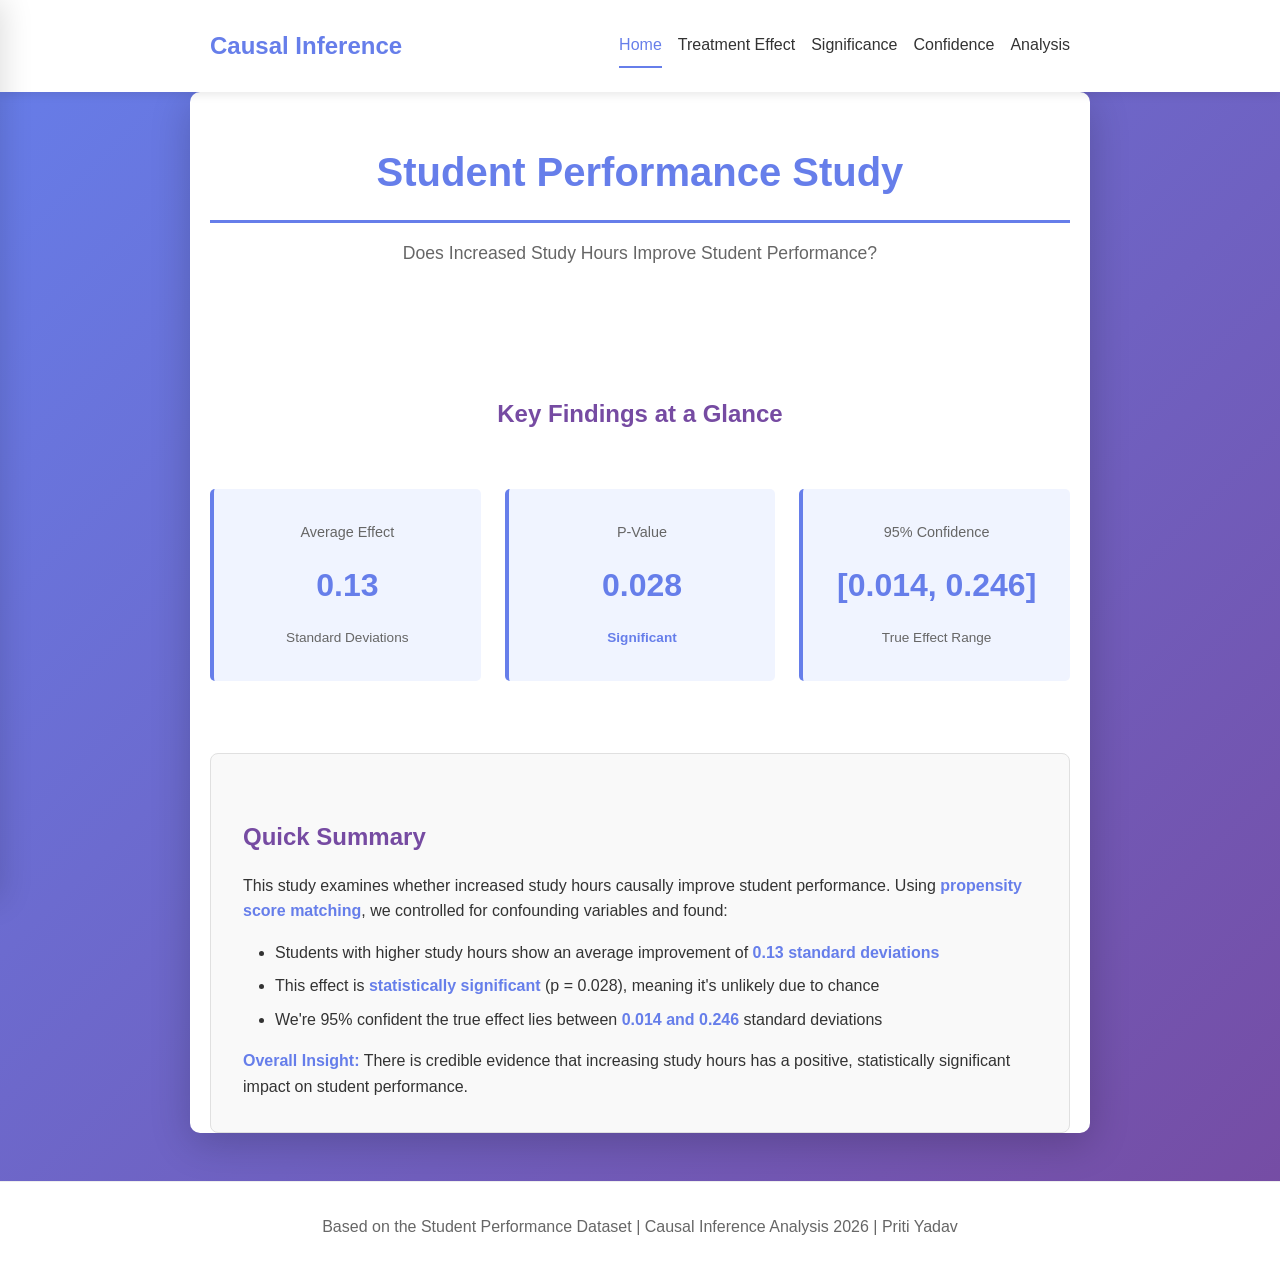
<file: docs/index.html>
<!DOCTYPE html>
<html lang="en">
<head>
  <meta charset="UTF-8">
  <meta name="viewport" content="width=device-width, initial-scale=1.0">
  <title>Causal Inference Study - Student Performance</title>
  <link rel="stylesheet" href="style.css">
</head>
<body>
  <nav>
    <div class="container">
      <div class="logo">Causal Inference</div>
      <button class="menu-toggle" aria-label="Open menu">☰</button>
      <ul class="nav-links">
        <li><a href="index.html" class="active">Home</a></li>
        <li><a href="ate.html">Treatment Effect</a></li>
        <li><a href="pvalue.html">Significance</a></li>
        <li><a href="ci.html">Confidence</a></li>
        <li><a href="analysis.html">Analysis</a></li>
      </ul>
    </div>
  </nav>
  <div class="mobile-drawer" id="mobileDrawer">
    <div class="drawer-header">
      <span>Causal Inference</span>
      <button class="drawer-close" aria-label="Close menu">×</button>
    </div>
    <ul class="drawer-links">
      <li><a href="index.html" class="active">Home</a></li>
      <li><a href="ate.html">Treatment Effect</a></li>
      <li><a href="pvalue.html">Significance</a></li>
      <li><a href="ci.html">Confidence</a></li>
      <li><a href="analysis.html">Analysis</a></li>
    </ul>
  </div>
  <div class="drawer-backdrop" id="drawerBackdrop"></div>

  <main class="container">
    <div class="hero">
      <h1>Student Performance Study</h1>
      <p>Does Increased Study Hours Improve Student Performance?</p>
    </div>

    <section style="margin: 3rem 0; text-align: center;">
      <h2>Key Findings at a Glance</h2>
      <div class="summary-grid">
        <div class="result-box">
          <p style="font-size: 0.9rem; color: #666;">Average Effect</p>
          <div class="metric">0.13</div>
          <p style="font-size: 0.85rem; color: #666;">Standard Deviations</p>
        </div>
        <div class="result-box">
          <p style="font-size: 0.9rem; color: #666;">P-Value</p>
          <div class="metric">0.028</div>
          <p style="font-size: 0.85rem; color: #666;"><strong>Significant</strong></p>
        </div>
        <div class="result-box">
          <p style="font-size: 0.9rem; color: #666;">95% Confidence</p>
          <div class="metric">[0.014, 0.246]</div>
          <p style="font-size: 0.85rem; color: #666;">True Effect Range</p>
        </div>
      </div>
    </section>

    <section class="interpretation-section">
      <h2>Quick Summary</h2>
      <p>
        This study examines whether increased study hours causally improve student performance. Using 
        <strong>propensity score matching</strong>, we controlled for confounding variables and found:
      </p>
      <ul>
        <li>Students with higher study hours show an average improvement of <strong>0.13 standard deviations</strong></li>
        <li>This effect is <strong>statistically significant</strong> (p = 0.028), meaning it's unlikely due to chance</li>
        <li>We're 95% confident the true effect lies between <strong>0.014 and 0.246</strong> standard deviations</li>
      </ul>
      <p style="margin-top: 1rem;">
        <strong>Overall Insight:</strong> There is credible evidence that increasing study hours has a positive, 
        statistically significant impact on student performance.
      </p>
    </section>

  </main>

  <footer>
    <p>Based on the Student Performance Dataset | Causal Inference Analysis 2026 | Priti Yadav </p>
  </footer>

  <script>
    const menuToggle = document.querySelector('.menu-toggle');
    const drawer = document.getElementById('mobileDrawer');
    const backdrop = document.getElementById('drawerBackdrop');
    const drawerClose = document.querySelector('.drawer-close');
    const drawerLinks = document.querySelectorAll('.drawer-links a');

    function openDrawer() {
      drawer.classList.add('open');
      backdrop.classList.add('open');
    }

    function closeDrawer() {
      drawer.classList.remove('open');
      backdrop.classList.remove('open');
    }

    menuToggle?.addEventListener('click', openDrawer);
    drawerClose?.addEventListener('click', closeDrawer);
    backdrop?.addEventListener('click', closeDrawer);
    drawerLinks.forEach(link => link.addEventListener('click', closeDrawer));

    document.querySelectorAll('nav a').forEach(link => {
      if (link.href === window.location.href) {
        link.classList.add('active');
      }
    });
  </script>
</body>
</html>
</file>
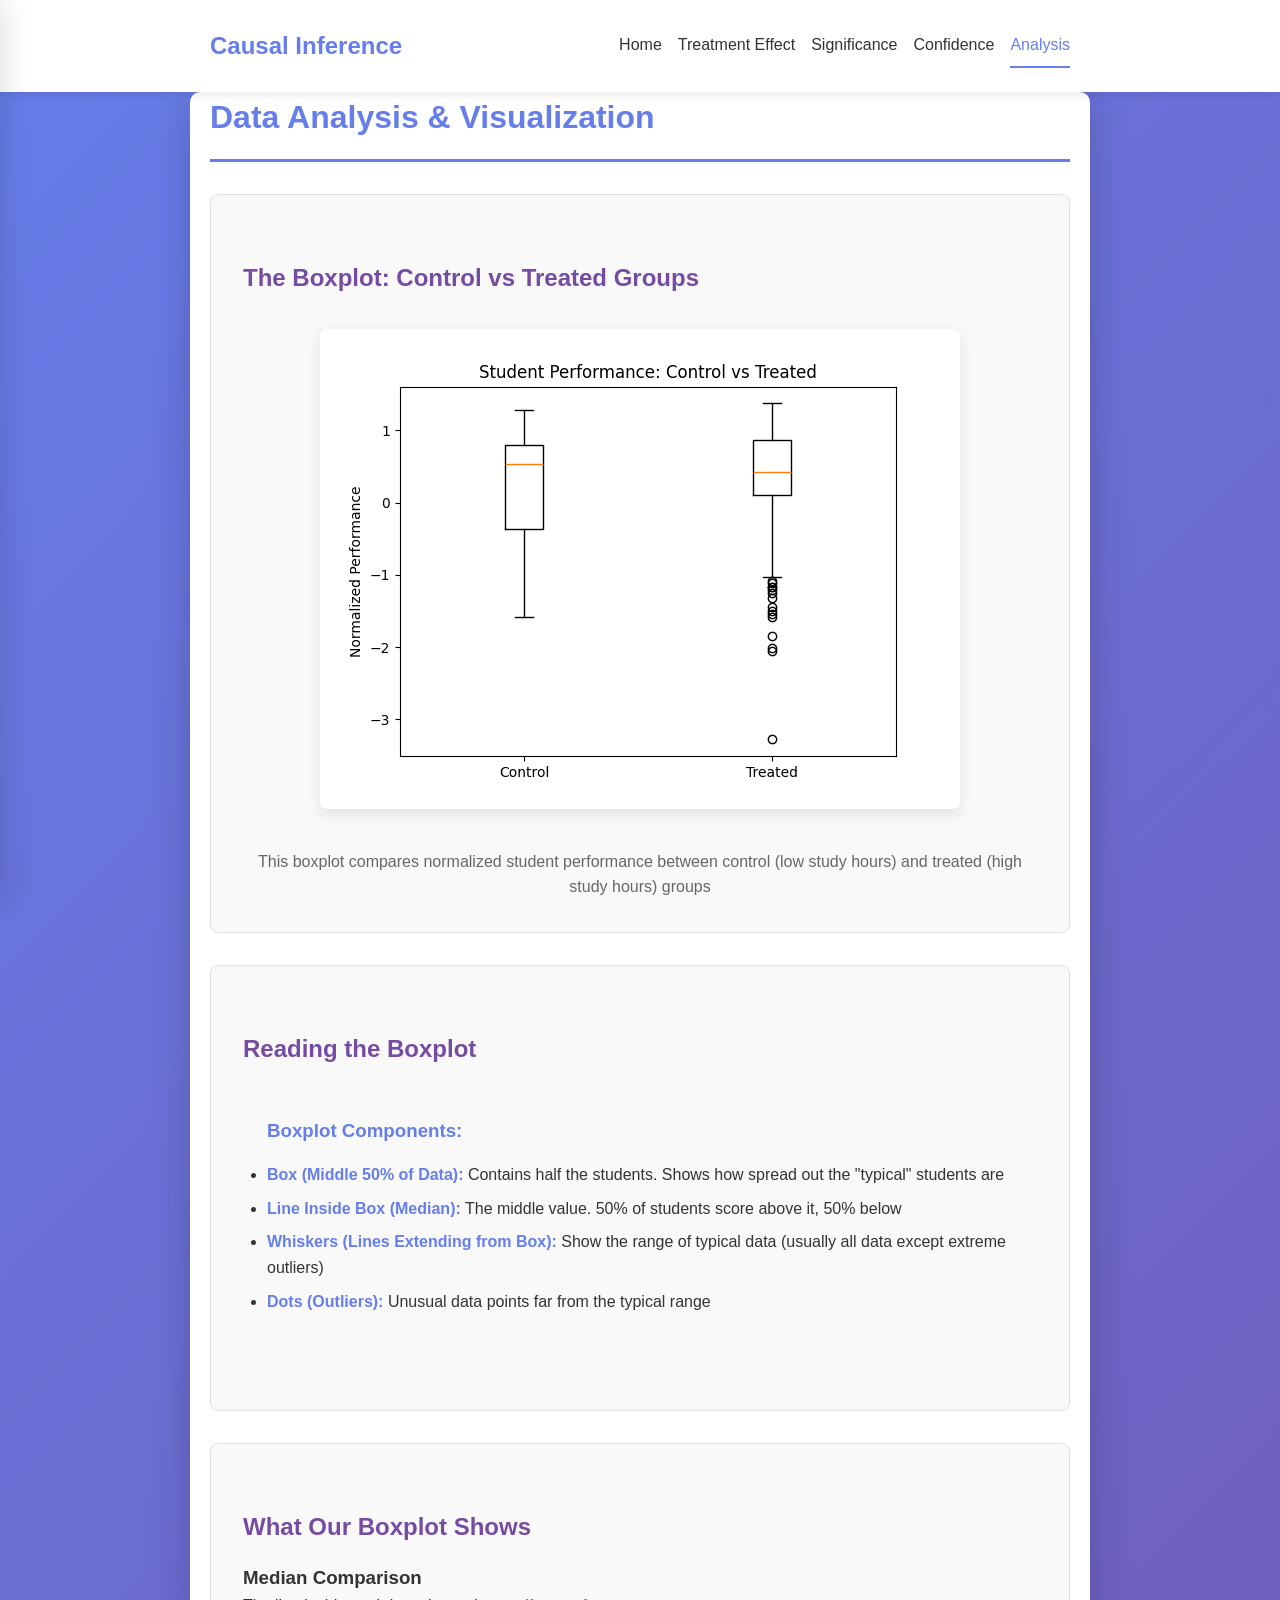
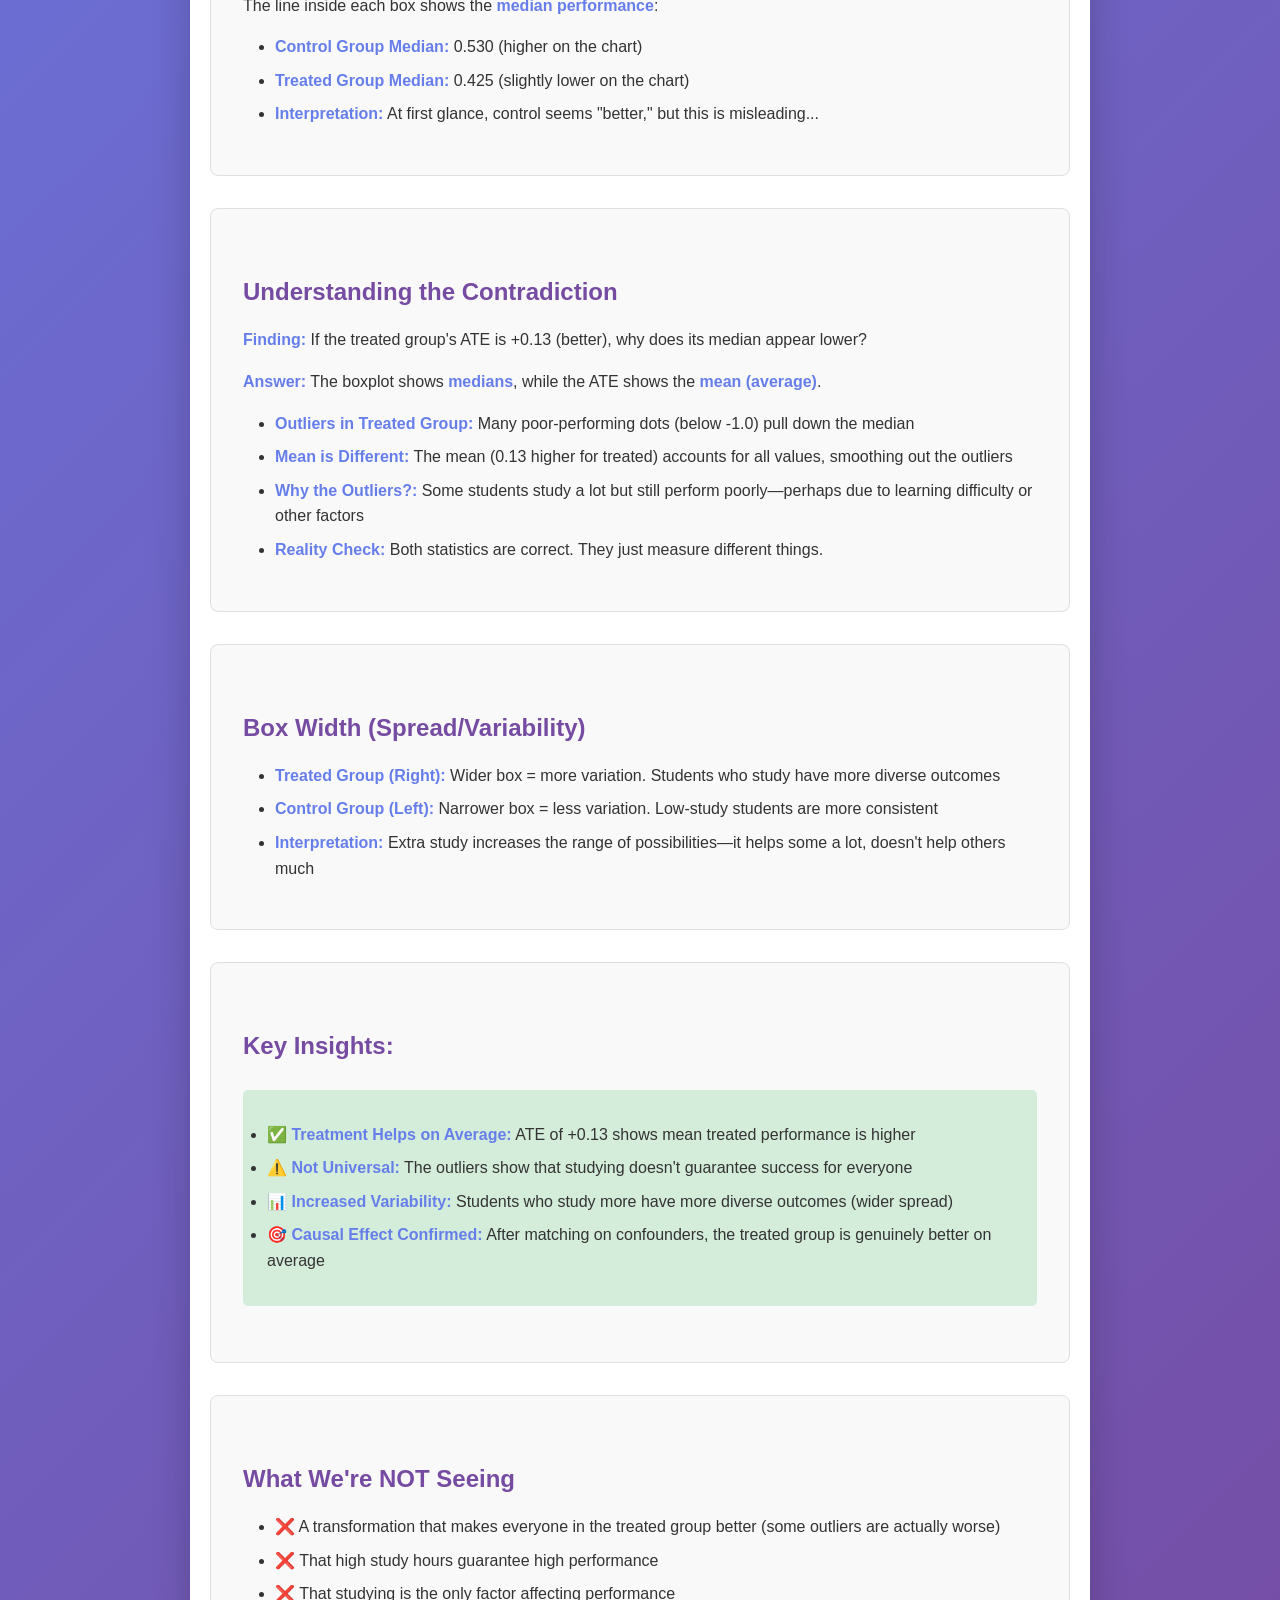
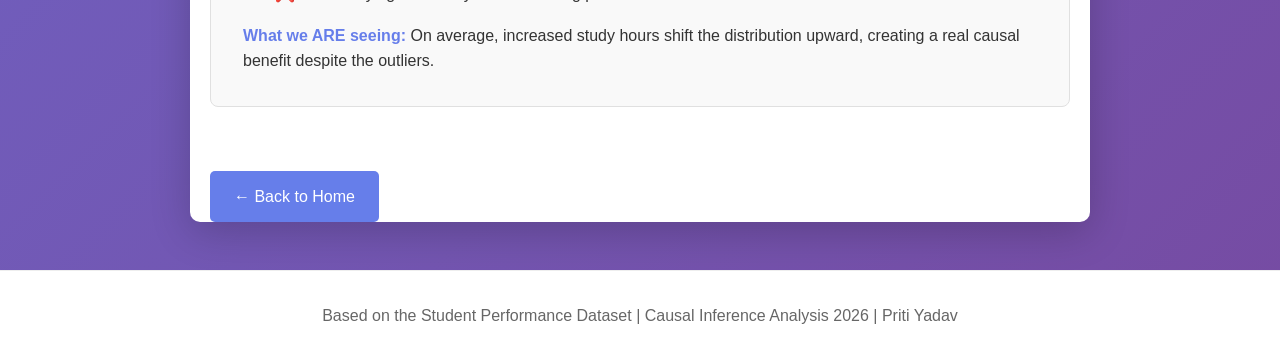
<file: docs/analysis.html>
<!DOCTYPE html>
<html lang="en">
<head>
  <meta charset="UTF-8">
  <meta name="viewport" content="width=device-width, initial-scale=1.0">
  <title>Data Analysis & Charts - Student Performance Study</title>
  <link rel="stylesheet" href="style.css">
</head>
<body>
  <nav>
    <div class="container">
      <div class="logo">Causal Inference</div>
      <button class="menu-toggle" aria-label="Open menu">☰</button>
      <ul class="nav-links">
        <li><a href="index.html">Home</a></li>
        <li><a href="ate.html">Treatment Effect</a></li>
        <li><a href="pvalue.html">Significance</a></li>
        <li><a href="ci.html">Confidence</a></li>
        <li><a href="analysis.html" class="active">Analysis</a></li>
      </ul>
    </div>
  </nav>
  <div class="mobile-drawer" id="mobileDrawer">
    <div class="drawer-header">
      <span>Causal Inference</span>
      <button class="drawer-close" aria-label="Close menu">×</button>
    </div>
    <ul class="drawer-links">
      <li><a href="index.html">Home</a></li>
      <li><a href="ate.html">Treatment Effect</a></li>
      <li><a href="pvalue.html">Significance</a></li>
      <li><a href="ci.html">Confidence</a></li>
      <li><a href="analysis.html" class="active">Analysis</a></li>
    </ul>
  </div>
  <div class="drawer-backdrop" id="drawerBackdrop"></div>

  <main class="container">
    <h1>Data Analysis & Visualization</h1>

    <section class="interpretation-section">
      <h2>The Boxplot: Control vs Treated Groups</h2>
      <div class="chart-container">
        <img src="outcome_comparison.png" alt="Student Performance: Control vs Treated - Boxplot">
      </div>
      <p style="text-align: center; color: #666; margin-top: 1rem;">
        This boxplot compares normalized student performance between control (low study hours) and 
        treated (high study hours) groups
      </p>
    </section>

    <section class="interpretation-section">
      <h2>Reading the Boxplot</h2>
      <div style="background: #f9f9f9; padding: 1.5rem; border-radius: 5px; margin: 1.5rem 0;">
        <h3 style="color: #667eea; margin-top: 0;">Boxplot Components:</h3>
        <ul style="margin: 1rem 0;">
          <li><strong>Box (Middle 50% of Data):</strong> Contains half the students. Shows how spread out the "typical" students are</li>
          <li><strong>Line Inside Box (Median):</strong> The middle value. 50% of students score above it, 50% below</li>
          <li><strong>Whiskers (Lines Extending from Box):</strong> Show the range of typical data (usually all data except extreme outliers)</li>
          <li><strong>Dots (Outliers):</strong> Unusual data points far from the typical range</li>
        </ul>
      </div>
    </section>

    <section class="interpretation-section">
      <h2>What Our Boxplot Shows</h2>
      <h3>Median Comparison</h3>
      <p>
        The line inside each box shows the <strong>median performance</strong>:
      </p>
      <ul>
        <li><strong>Control Group Median:</strong> 0.530 (higher on the chart)</li>
        <li><strong>Treated Group Median:</strong> 0.425 (slightly lower on the chart)</li>
        <li><strong>Interpretation:</strong> At first glance, control seems "better," but this is misleading...</li>
      </ul>
    </section>

    <section class="interpretation-section">
      <h2>Understanding the Contradiction</h2>
      <p>
        <strong>Finding:</strong> If the treated group's ATE is +0.13 (better), why does its median appear lower?
      </p>
      <p style="margin-top: 1rem;">
        <strong>Answer:</strong> The boxplot shows <strong>medians</strong>, while the ATE shows the <strong>mean (average)</strong>.
      </p>
      <ul>
        <li><strong>Outliers in Treated Group:</strong> Many poor-performing dots (below -1.0) pull down the median</li>
        <li><strong>Mean is Different:</strong> The mean (0.13 higher for treated) accounts for all values, 
            smoothing out the outliers</li>
        <li><strong>Why the Outliers?:</strong> Some students study a lot but still perform poorly—perhaps due to 
            learning difficulty or other factors</li>
        <li><strong>Reality Check:</strong> Both statistics are correct. They just measure different things.</li>
      </ul>
    </section>

    <section class="interpretation-section">
      <h2>Box Width (Spread/Variability)</h2>
      <ul>
        <li><strong>Treated Group (Right):</strong> Wider box = more variation. Students who study have more diverse outcomes</li>
        <li><strong>Control Group (Left):</strong> Narrower box = less variation. Low-study students are more consistent</li>
        <li><strong>Interpretation:</strong> Extra study increases the range of possibilities—it helps some a lot, 
            doesn't help others much</li>
      </ul>
    </section>

    <section class="interpretation-section">
      <h2>Key Insights: </h2>
      <div style="background: #d4edda; padding: 1.5rem; border-radius: 5px; margin: 1.5rem 0;">
        <ul style="margin: 0;">
          <li>✅ <strong>Treatment Helps on Average:</strong> ATE of +0.13 shows mean treated performance is higher</li>
          <li>⚠️ <strong>Not Universal:</strong> The outliers show that studying doesn't guarantee success for everyone</li>
          <li>📊 <strong>Increased Variability:</strong> Students who study more have more diverse outcomes (wider spread)</li>
          <li>🎯 <strong>Causal Effect Confirmed:</strong> After matching on confounders, the treated group is genuinely better on average</li>
        </ul>
      </div>
    </section>

    <section class="interpretation-section">
      <h2>What We're NOT Seeing</h2>
      <ul>
        <li>❌ A transformation that makes everyone in the treated group better (some outliers are actually worse)</li>
        <li>❌ That high study hours guarantee high performance</li>
        <li>❌ That studying is the only factor affecting performance</li>
      </ul>
      <p style="margin-top: 1rem;">
        <strong>What we ARE seeing:</strong> On average, increased study hours shift the distribution upward, 
        creating a real causal benefit despite the outliers.
      </p>
    </section>


    <a href="index.html" style="display: inline-block; margin-top: 2rem; padding: 0.8rem 1.5rem; 
       background: #667eea; color: white; text-decoration: none; border-radius: 5px;">← Back to Home</a>

  </main>

  <footer>
    <p>Based on the Student Performance Dataset | Causal Inference Analysis 2026 | Priti Yadav </p>
  </footer>

  <script>
    const menuToggle = document.querySelector('.menu-toggle');
    const drawer = document.getElementById('mobileDrawer');
    const backdrop = document.getElementById('drawerBackdrop');
    const drawerClose = document.querySelector('.drawer-close');
    const drawerLinks = document.querySelectorAll('.drawer-links a');

    function openDrawer() {
      drawer.classList.add('open');
      backdrop.classList.add('open');
    }

    function closeDrawer() {
      drawer.classList.remove('open');
      backdrop.classList.remove('open');
    }

    menuToggle?.addEventListener('click', openDrawer);
    drawerClose?.addEventListener('click', closeDrawer);
    backdrop?.addEventListener('click', closeDrawer);
    drawerLinks.forEach(link => link.addEventListener('click', closeDrawer));

    document.querySelectorAll('nav a').forEach(link => {
      if (link.href === window.location.href) {
        link.classList.add('active');
      }
    });
  </script>
</body>
</html>
</file>
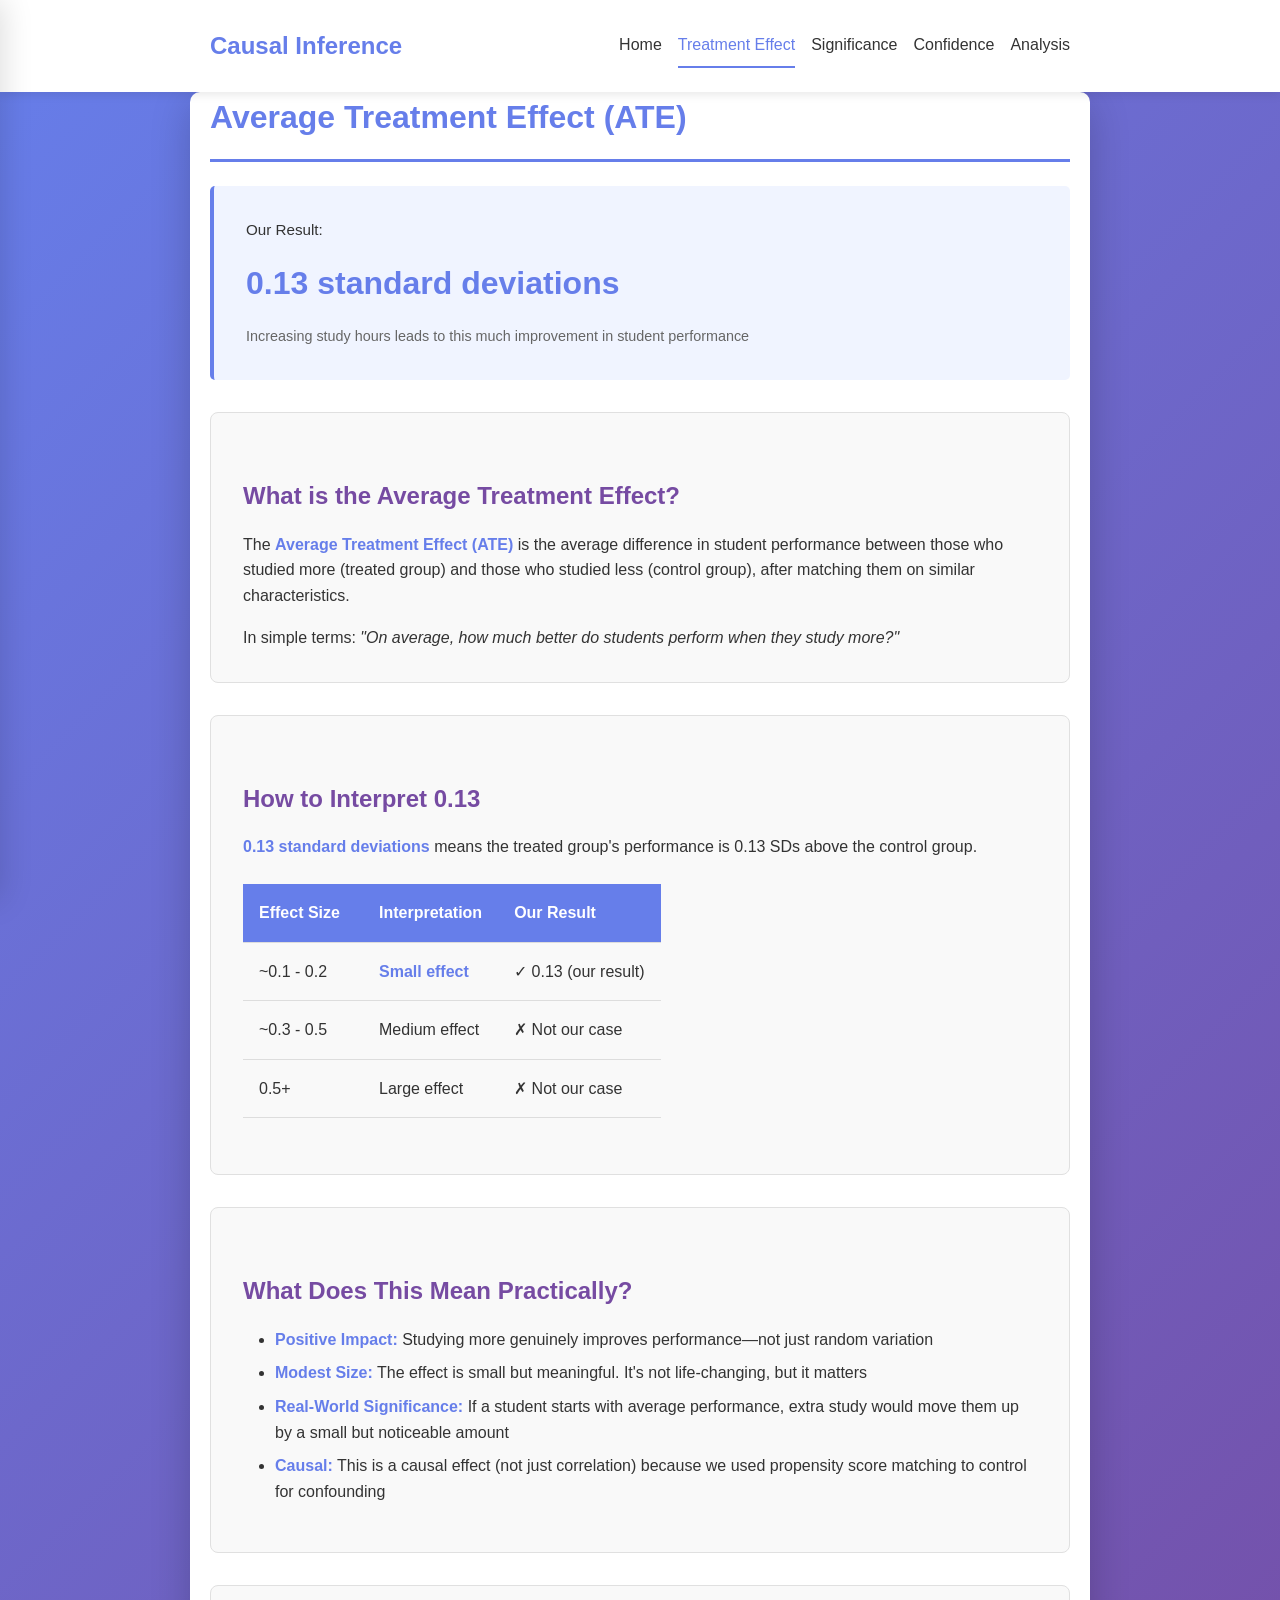
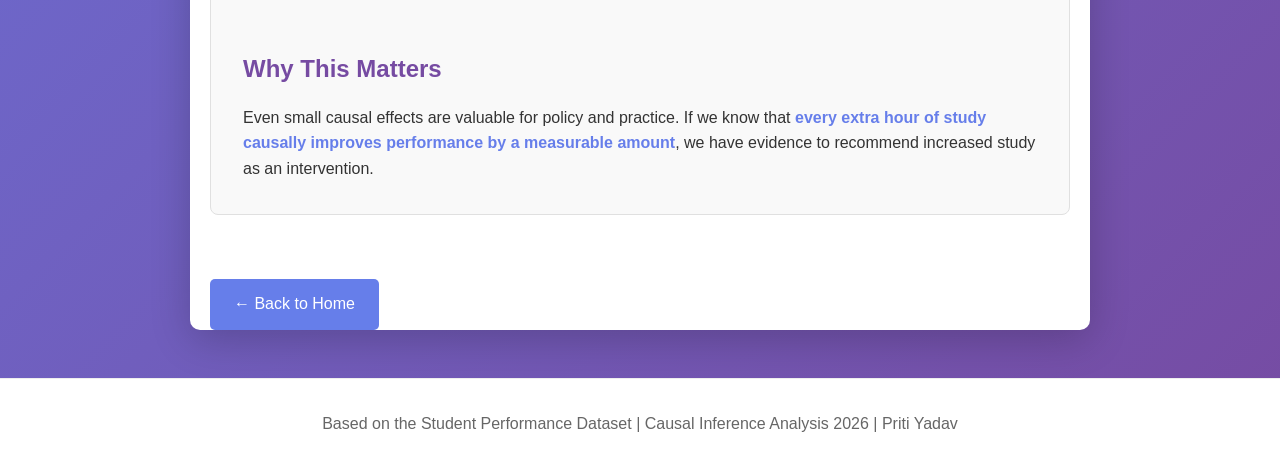
<file: docs/ate.html>
<!DOCTYPE html>
<html lang="en">
<head>
  <meta charset="UTF-8">
  <meta name="viewport" content="width=device-width, initial-scale=1.0">
  <title>Average Treatment Effect - Student Performance Study</title>
  <link rel="stylesheet" href="style.css">
</head>
<body>
  <nav>
    <div class="container">
      <div class="logo">Causal Inference</div>
      <button class="menu-toggle" aria-label="Open menu">☰</button>
      <ul class="nav-links">
        <li><a href="index.html">Home</a></li>
        <li><a href="ate.html" class="active">Treatment Effect</a></li>
        <li><a href="pvalue.html">Significance</a></li>
        <li><a href="ci.html">Confidence</a></li>
        <li><a href="analysis.html">Analysis</a></li>
      </ul>
    </div>
  </nav>
  <div class="mobile-drawer" id="mobileDrawer">
    <div class="drawer-header">
      <span>Causal Inference</span>
      <button class="drawer-close" aria-label="Close menu">×</button>
    </div>
    <ul class="drawer-links">
      <li><a href="index.html">Home</a></li>
      <li><a href="ate.html" class="active">Treatment Effect</a></li>
      <li><a href="pvalue.html">Significance</a></li>
      <li><a href="ci.html">Confidence</a></li>
      <li><a href="analysis.html">Analysis</a></li>
    </ul>
  </div>
  <div class="drawer-backdrop" id="drawerBackdrop"></div>

  <main class="container">
    <h1>Average Treatment Effect (ATE)</h1>

    <div class="result-box">
      <p style="font-size: 0.95rem; margin-bottom: 0.5rem;">Our Result:</p>
      <div class="metric">0.13 standard deviations</div>
      <p style="font-size: 0.9rem; color: #666; margin-top: 0.5rem;">
        Increasing study hours leads to this much improvement in student performance
      </p>
    </div>

    <section class="interpretation-section">
      <h2>What is the Average Treatment Effect?</h2>
      <p>
        The <strong>Average Treatment Effect (ATE)</strong> is the average difference in 
        student performance between those who studied more (treated group) and those who studied less (control group), 
        after matching them on similar characteristics.
      </p>
      <p style="margin-top: 1rem;">
        In simple terms: <em>"On average, how much better do students perform when they study more?"</em>
      </p>
    </section>

    <section class="interpretation-section">
      <h2>How to Interpret 0.13</h2>
      <p>
        <strong>0.13 standard deviations</strong> means the treated group's performance is 0.13 SDs above the control group.
      </p>
      <table class="threshold-table">
        <thead>
          <tr>
            <th>Effect Size</th>
            <th>Interpretation</th>
            <th>Our Result</th>
          </tr>
        </thead>
        <tbody>
          <tr>
            <td>~0.1 - 0.2</td>
            <td><strong>Small effect</strong></td>
            <td>✓ 0.13 (our result)</td>
          </tr>
          <tr>
            <td>~0.3 - 0.5</td>
            <td>Medium effect</td>
            <td>✗ Not our case</td>
          </tr>
          <tr>
            <td>0.5+</td>
            <td>Large effect</td>
            <td>✗ Not our case</td>
          </tr>
        </tbody>
      </table>
    </section>

    <section class="interpretation-section">
      <h2>What Does This Mean Practically?</h2>
      <ul>
        <li><strong>Positive Impact:</strong> Studying more genuinely improves performance—not just random variation</li>
        <li><strong>Modest Size:</strong> The effect is small but meaningful. It's not life-changing, but it matters</li>
        <li><strong>Real-World Significance:</strong> If a student starts with average performance, extra study would 
            move them up by a small but noticeable amount</li>
        <li><strong>Causal:</strong> This is a causal effect (not just correlation) because we used 
            propensity score matching to control for confounding</li>
      </ul>
    </section>

    <section class="interpretation-section">
      <h2>Why This Matters</h2>
      <p>
        Even small causal effects are valuable for policy and practice. If we know that <strong>every 
        extra hour of study causally improves performance by a measurable amount</strong>, we have 
        evidence to recommend increased study as an intervention.
      </p>
    </section>

    <a href="index.html" style="display: inline-block; margin-top: 2rem; padding: 0.8rem 1.5rem; 
       background: #667eea; color: white; text-decoration: none; border-radius: 5px;">← Back to Home</a>

  </main>

  <footer>
    <p>Based on the Student Performance Dataset | Causal Inference Analysis 2026 | Priti Yadav </p>
  </footer>

  <script>
    const menuToggle = document.querySelector('.menu-toggle');
    const drawer = document.getElementById('mobileDrawer');
    const backdrop = document.getElementById('drawerBackdrop');
    const drawerClose = document.querySelector('.drawer-close');
    const drawerLinks = document.querySelectorAll('.drawer-links a');

    function openDrawer() {
      drawer.classList.add('open');
      backdrop.classList.add('open');
    }

    function closeDrawer() {
      drawer.classList.remove('open');
      backdrop.classList.remove('open');
    }

    menuToggle?.addEventListener('click', openDrawer);
    drawerClose?.addEventListener('click', closeDrawer);
    backdrop?.addEventListener('click', closeDrawer);
    drawerLinks.forEach(link => link.addEventListener('click', closeDrawer));

    document.querySelectorAll('nav a').forEach(link => {
      if (link.href === window.location.href) {
        link.classList.add('active');
      }
    });
  </script>
</body>
</html>
</file>
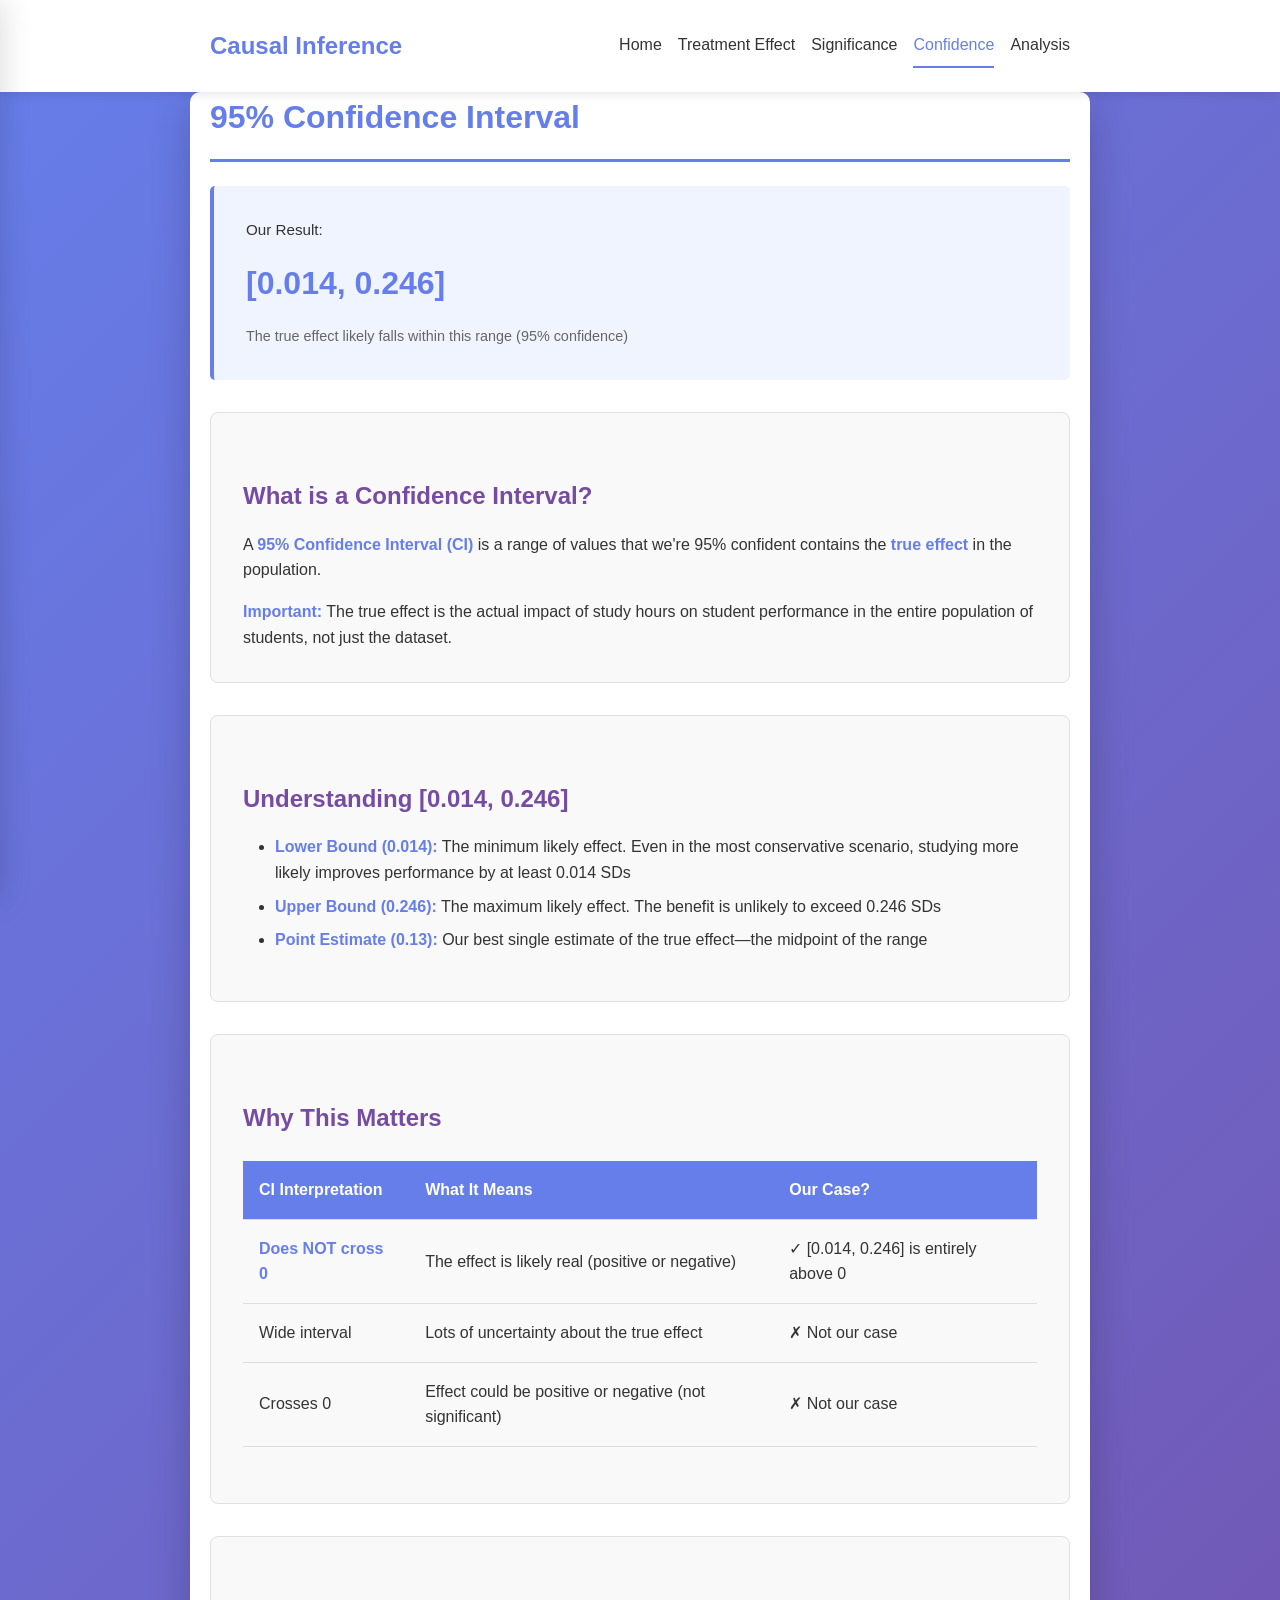
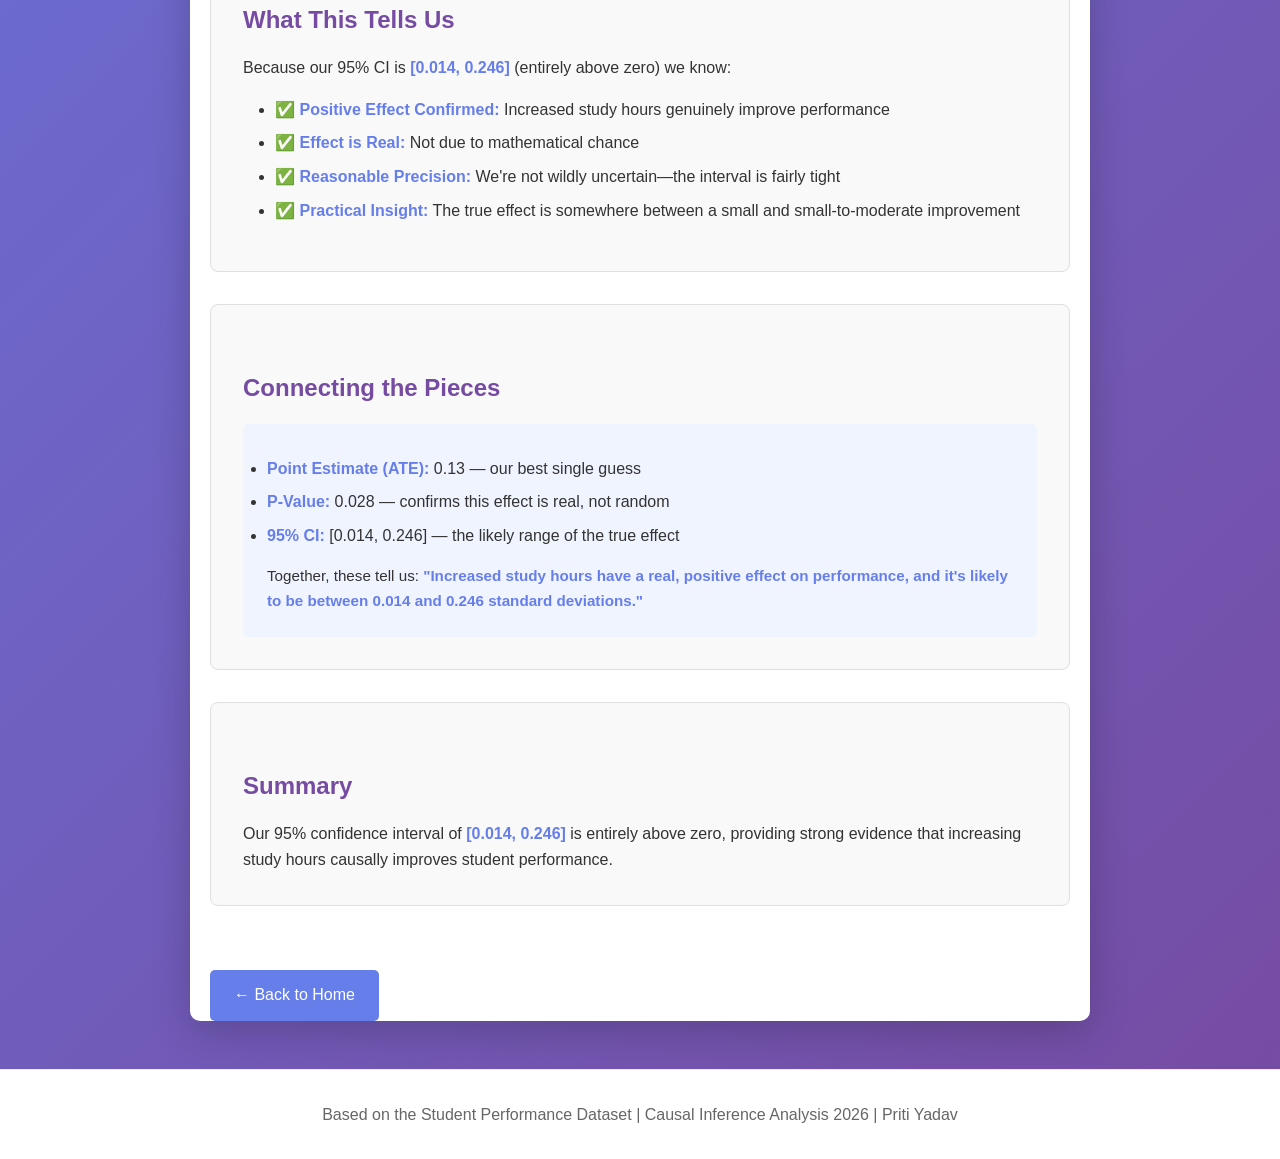
<file: docs/ci.html>
<!DOCTYPE html>
<html lang="en">
<head>
  <meta charset="UTF-8">
  <meta name="viewport" content="width=device-width, initial-scale=1.0">
  <title>Confidence Interval - Student Performance Study</title>
  <link rel="stylesheet" href="style.css">
</head>
<body>
  <nav>
    <div class="container">
      <div class="logo">Causal Inference</div>
      <button class="menu-toggle" aria-label="Open menu">☰</button>
      <ul class="nav-links">
        <li><a href="index.html">Home</a></li>
        <li><a href="ate.html">Treatment Effect</a></li>
        <li><a href="pvalue.html">Significance</a></li>
        <li><a href="ci.html" class="active">Confidence</a></li>
        <li><a href="analysis.html">Analysis</a></li>
      </ul>
    </div>
  </nav>
  <div class="mobile-drawer" id="mobileDrawer">
    <div class="drawer-header">
      <span>Causal Inference</span>
      <button class="drawer-close" aria-label="Close menu">×</button>
    </div>
    <ul class="drawer-links">
      <li><a href="index.html">Home</a></li>
      <li><a href="ate.html">Treatment Effect</a></li>
      <li><a href="pvalue.html">Significance</a></li>
      <li><a href="ci.html" class="active">Confidence</a></li>
      <li><a href="analysis.html">Analysis</a></li>
    </ul>
  </div>
  <div class="drawer-backdrop" id="drawerBackdrop"></div>

  <main class="container">
    <h1>95% Confidence Interval</h1>

    <div class="result-box">
      <p style="font-size: 0.95rem; margin-bottom: 0.5rem;">Our Result:</p>
      <div class="metric">[0.014, 0.246]</div>
      <p style="font-size: 0.9rem; color: #666; margin-top: 0.5rem;">
        The true effect likely falls within this range (95% confidence)
      </p>
    </div>

    <section class="interpretation-section">
      <h2>What is a Confidence Interval?</h2>
      <p>
        A <strong>95% Confidence Interval (CI)</strong> is a range of values that we're 95% confident 
        contains the <strong>true effect</strong> in the population.
      </p>
      <p style="margin-top: 1rem;">
        <strong>Important:</strong> The true effect is the actual impact of study hours on student performance in the entire population of students, not just the dataset.
      </p>
    </section>

    <section class="interpretation-section">
      <h2>Understanding [0.014, 0.246]</h2>
      <ul>
        <li><strong>Lower Bound (0.014):</strong> The minimum likely effect. Even in the most conservative scenario, 
            studying more likely improves performance by at least 0.014 SDs</li>
        <li><strong>Upper Bound (0.246):</strong> The maximum likely effect. The benefit is unlikely to exceed 
            0.246 SDs</li>
        <li><strong>Point Estimate (0.13):</strong> Our best single estimate of the true effect—the midpoint of the range</li>
      </ul>
    </section>

    <section class="interpretation-section">
      <h2>Why This Matters</h2>
      <table class="threshold-table">
        <thead>
          <tr>
            <th>CI Interpretation</th>
            <th>What It Means</th>
            <th>Our Case?</th>
          </tr>
        </thead>
        <tbody>
          <tr>
            <td><strong>Does NOT cross 0</strong></td>
            <td>The effect is likely real (positive or negative)</td>
            <td>✓ [0.014, 0.246] is entirely above 0</td>
          </tr>
          <tr>
            <td>Wide interval</td>
            <td>Lots of uncertainty about the true effect</td>
            <td>✗ Not our case</td>
          </tr>
          <tr>
            <td>Crosses 0</td>
            <td>Effect could be positive or negative (not significant)</td>
            <td>✗ Not our case</td>
          </tr>
        </tbody>
      </table>
    </section>

    <section class="interpretation-section">
      <h2>What This Tells Us</h2>
      <p>
        Because our 95% CI is <strong>[0.014, 0.246]</strong> (entirely above zero) we know:
      </p>
      <ul>
        <li>✅ <strong>Positive Effect Confirmed:</strong> Increased study hours genuinely improve performance</li>
        <li>✅ <strong>Effect is Real:</strong> Not due to mathematical chance</li>
        <li>✅ <strong>Reasonable Precision:</strong> We're not wildly uncertain—the interval is fairly tight</li>
        <li>✅ <strong>Practical Insight:</strong> The true effect is somewhere between a small and small-to-moderate improvement</li>
      </ul>
    </section>

    <section class="interpretation-section">
      <h2>Connecting the Pieces</h2>
      <div style="background: #f0f4ff; padding: 1.5rem; border-radius: 5px;">
        <ul style="margin: 0;">
          <li><strong>Point Estimate (ATE):</strong> 0.13 — our best single guess</li>
          <li><strong>P-Value:</strong> 0.028 — confirms this effect is real, not random</li>
          <li><strong>95% CI:</strong> [0.014, 0.246] — the likely range of the true effect</li>
        </ul>
        <p style="margin-top: 1rem; font-size: 0.95rem;">
          Together, these tell us: <strong>"Increased study hours have a real, positive effect on performance, 
          and it's likely to be between 0.014 and 0.246 standard deviations."</strong>
        </p>
      </div>
    </section>

    <section class="interpretation-section">
      <h2>Summary</h2>
      <p>
        Our 95% confidence interval of <strong>[0.014, 0.246]</strong> is entirely above zero, 
        providing strong evidence that increasing study hours causally improves student performance.
      </p>
    </section>

    <a href="index.html" style="display: inline-block; margin-top: 2rem; padding: 0.8rem 1.5rem; 
       background: #667eea; color: white; text-decoration: none; border-radius: 5px;">← Back to Home</a>

  </main>

  <footer>
    <p>Based on the Student Performance Dataset | Causal Inference Analysis 2026 | Priti Yadav </p>
  </footer>

  <script>
    const menuToggle = document.querySelector('.menu-toggle');
    const drawer = document.getElementById('mobileDrawer');
    const backdrop = document.getElementById('drawerBackdrop');
    const drawerClose = document.querySelector('.drawer-close');
    const drawerLinks = document.querySelectorAll('.drawer-links a');

    function openDrawer() {
      drawer.classList.add('open');
      backdrop.classList.add('open');
    }

    function closeDrawer() {
      drawer.classList.remove('open');
      backdrop.classList.remove('open');
    }

    menuToggle?.addEventListener('click', openDrawer);
    drawerClose?.addEventListener('click', closeDrawer);
    backdrop?.addEventListener('click', closeDrawer);
    drawerLinks.forEach(link => link.addEventListener('click', closeDrawer));

    document.querySelectorAll('nav a').forEach(link => {
      if (link.href === window.location.href) {
        link.classList.add('active');
      }
    });
  </script>
</body>
</html>
</file>
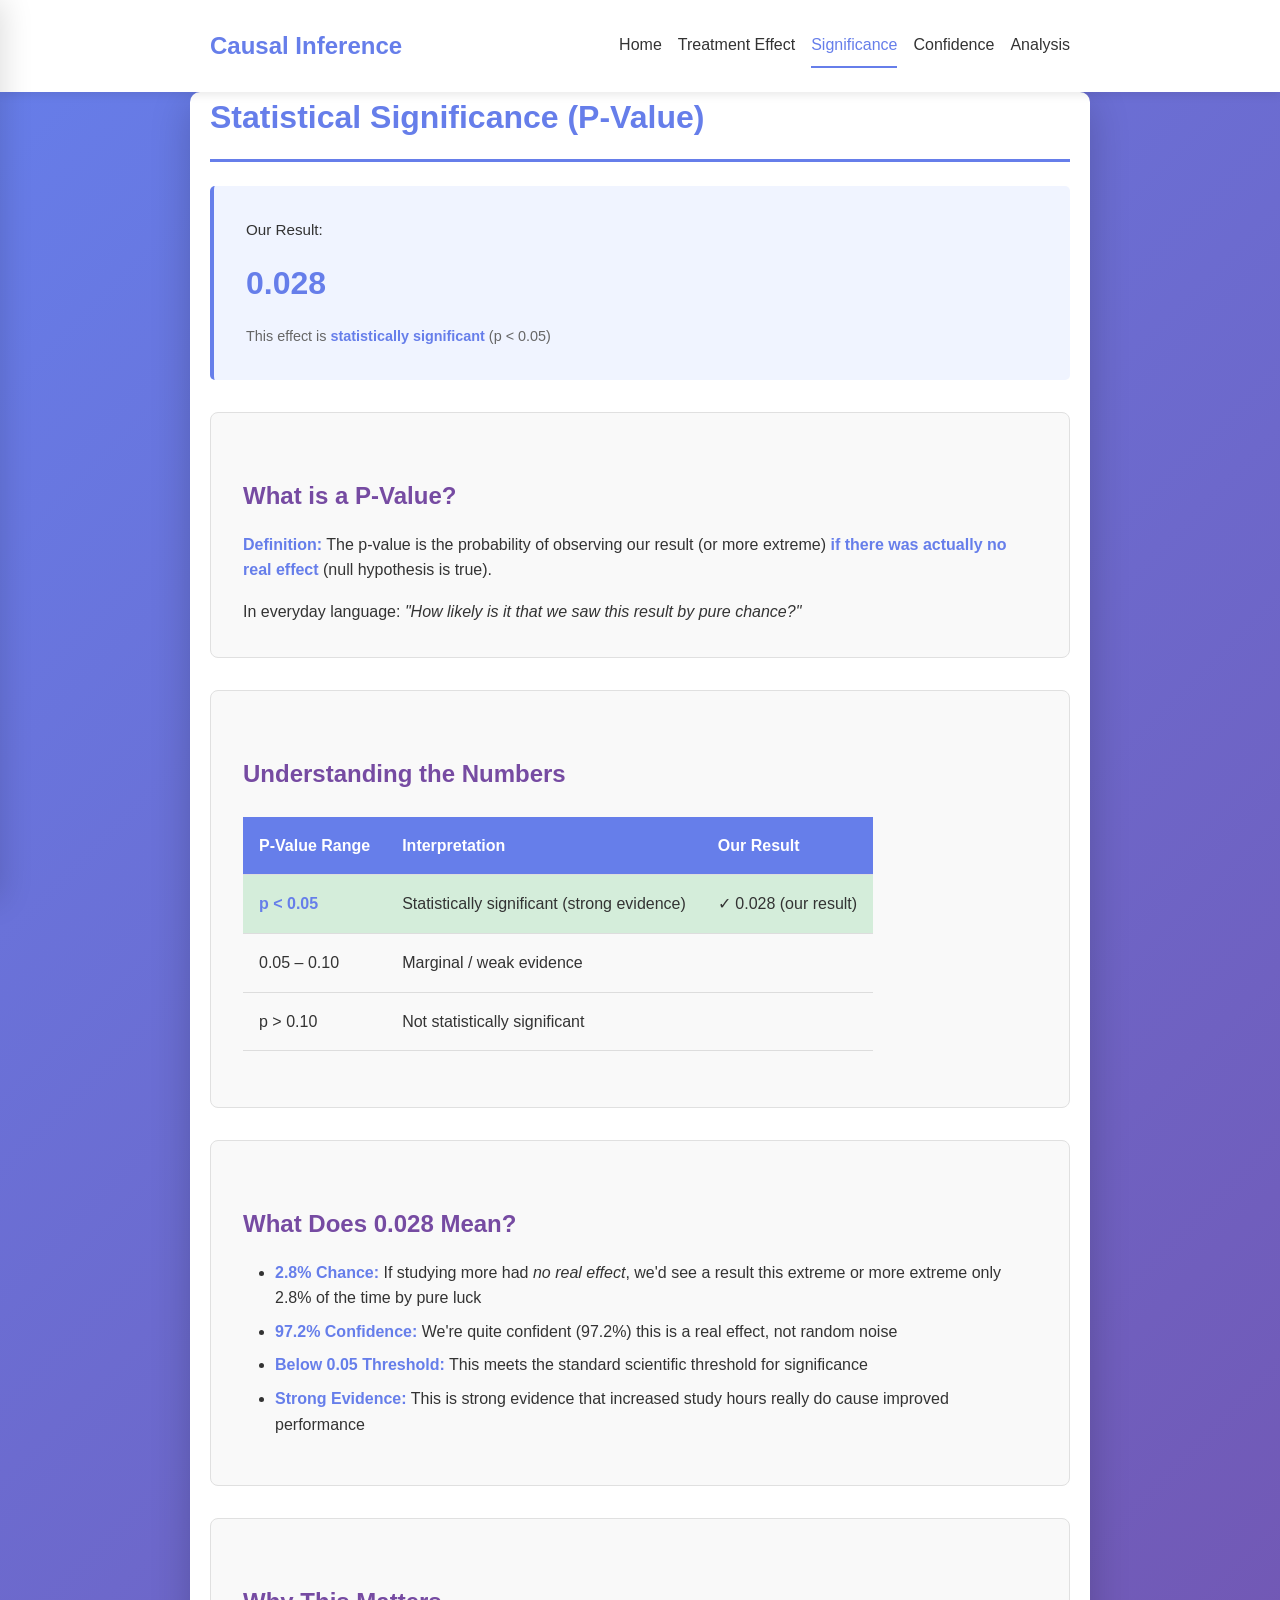
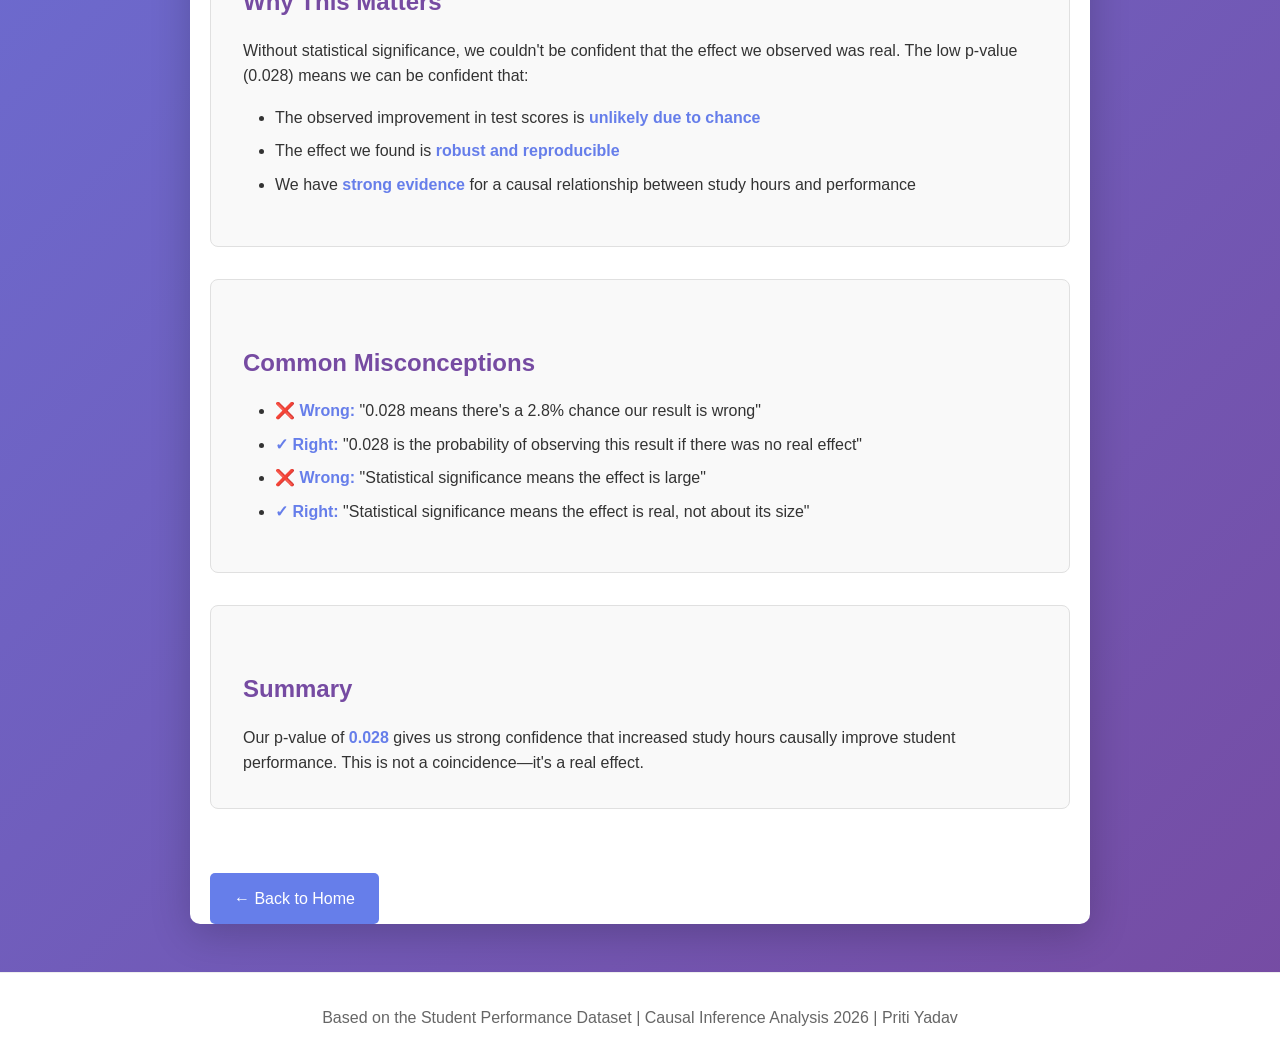
<file: docs/pvalue.html>
<!DOCTYPE html>
<html lang="en">
<head>
  <meta charset="UTF-8">
  <meta name="viewport" content="width=device-width, initial-scale=1.0">
  <title>Statistical Significance - Student Performance Study</title>
  <link rel="stylesheet" href="style.css">
</head>
<body>
  <nav>
    <div class="container">
      <div class="logo">Causal Inference</div>
      <button class="menu-toggle" aria-label="Open menu">☰</button>
      <ul class="nav-links">
        <li><a href="index.html">Home</a></li>
        <li><a href="ate.html">Treatment Effect</a></li>
        <li><a href="pvalue.html" class="active">Significance</a></li>
        <li><a href="ci.html">Confidence</a></li>
        <li><a href="analysis.html">Analysis</a></li>
      </ul>
    </div>
  </nav>
  <div class="mobile-drawer" id="mobileDrawer">
    <div class="drawer-header">
      <span>Causal Inference</span>
      <button class="drawer-close" aria-label="Close menu">×</button>
    </div>
    <ul class="drawer-links">
      <li><a href="index.html">Home</a></li>
      <li><a href="ate.html">Treatment Effect</a></li>
      <li><a href="pvalue.html" class="active">Significance</a></li>
      <li><a href="ci.html">Confidence</a></li>
      <li><a href="analysis.html">Analysis</a></li>
    </ul>
  </div>
  <div class="drawer-backdrop" id="drawerBackdrop"></div>

  <main class="container">
    <h1>Statistical Significance (P-Value)</h1>

    <div class="result-box">
      <p style="font-size: 0.95rem; margin-bottom: 0.5rem;">Our Result:</p>
      <div class="metric">0.028</div>
      <p style="font-size: 0.9rem; color: #666; margin-top: 0.5rem;">
        This effect is <strong>statistically significant</strong> (p < 0.05)
      </p>
    </div>

    <section class="interpretation-section">
      <h2>What is a P-Value?</h2>
      <p>
        <strong>Definition:</strong> The p-value is the probability of observing our result 
        (or more extreme) <strong>if there was actually no real effect</strong> (null hypothesis is true).
      </p>
      <p style="margin-top: 1rem;">
        In everyday language: <em>"How likely is it that we saw this result by pure chance?"</em>
      </p>
    </section>

    <section class="interpretation-section">
      <h2>Understanding the Numbers</h2>
      <table class="threshold-table">
        <thead>
          <tr>
            <th>P-Value Range</th>
            <th>Interpretation</th>
            <th>Our Result</th>
          </tr>
        </thead>
        <tbody>
          <tr>
            <td style="background: #d4edda;"><strong>p < 0.05</strong></td>
            <td style="background: #d4edda;">Statistically significant (strong evidence)</td>
            <td style="background: #d4edda;">✓ 0.028 (our result)</td>
          </tr>
          <tr>
            <td>0.05 – 0.10</td>
            <td>Marginal / weak evidence</td>
            <td></td>
          </tr>
          <tr>
            <td>p > 0.10</td>
            <td>Not statistically significant</td>
            <td></td>
          </tr>
        </tbody>
      </table>
    </section>

    <section class="interpretation-section">
      <h2>What Does 0.028 Mean?</h2>
      <ul>
        <li><strong>2.8% Chance:</strong> If studying more had <em>no real effect</em>, we'd see a result 
            this extreme or more extreme only 2.8% of the time by pure luck</li>
        <li><strong>97.2% Confidence:</strong> We're quite confident (97.2%) this is a real effect, not random noise</li>
        <li><strong>Below 0.05 Threshold:</strong> This meets the standard scientific threshold for significance</li>
        <li><strong>Strong Evidence:</strong> This is strong evidence that increased study hours really do cause 
            improved performance</li>
      </ul>
    </section>

    <section class="interpretation-section">
      <h2>Why This Matters</h2>
      <p>
        Without statistical significance, we couldn't be confident that the effect we observed was real. 
        The low p-value (0.028) means we can be confident that:
      </p>
      <ul>
        <li>The observed improvement in test scores is <strong>unlikely due to chance</strong></li>
        <li>The effect we found is <strong>robust and reproducible</strong></li>
        <li>We have <strong>strong evidence</strong> for a causal relationship between study hours and performance</li>
      </ul>
    </section>

    <section class="interpretation-section">
      <h2>Common Misconceptions</h2>
      <ul>
        <li><strong>❌ Wrong:</strong> "0.028 means there's a 2.8% chance our result is wrong"</li>
        <li><strong>✓ Right:</strong> "0.028 is the probability of observing this result if there was no real effect"</li>
        <li><strong>❌ Wrong:</strong> "Statistical significance means the effect is large"</li>
        <li><strong>✓ Right:</strong> "Statistical significance means the effect is real, not about its size"</li>
      </ul>
    </section>

    <section class="interpretation-section">
      <h2>Summary</h2>
      <p>
        Our p-value of <strong>0.028</strong> gives us strong confidence that increased study hours 
        causally improve student performance. This is not a coincidence—it's a real effect.
      </p>
    </section>

    <a href="index.html" style="display: inline-block; margin-top: 2rem; padding: 0.8rem 1.5rem; 
       background: #667eea; color: white; text-decoration: none; border-radius: 5px;">← Back to Home</a>

  </main>

  <footer>
    <p>Based on the Student Performance Dataset | Causal Inference Analysis 2026 | Priti Yadav </p>
  </footer>

  <script>
    const menuToggle = document.querySelector('.menu-toggle');
    const drawer = document.getElementById('mobileDrawer');
    const backdrop = document.getElementById('drawerBackdrop');
    const drawerClose = document.querySelector('.drawer-close');
    const drawerLinks = document.querySelectorAll('.drawer-links a');

    function openDrawer() {
      drawer.classList.add('open');
      backdrop.classList.add('open');
    }

    function closeDrawer() {
      drawer.classList.remove('open');
      backdrop.classList.remove('open');
    }

    menuToggle?.addEventListener('click', openDrawer);
    drawerClose?.addEventListener('click', closeDrawer);
    backdrop?.addEventListener('click', closeDrawer);
    drawerLinks.forEach(link => link.addEventListener('click', closeDrawer));

    document.querySelectorAll('nav a').forEach(link => {
      if (link.href === window.location.href) {
        link.classList.add('active');
      }
    });
  </script>
</body>
</html>
</file>
<file: docs/style.css>
* {
  margin: 0;
  padding: 0;
  box-sizing: border-box;
}

body {
  font-family: 'Segoe UI', Tahoma, Geneva, Verdana, sans-serif;
  line-height: 1.6;
  color: #333;
  background: linear-gradient(135deg, #667eea 0%, #764ba2 100%);
  min-height: 100vh;
}

.container {
  max-width: 900px;
  margin: 0 auto;
  padding: 0 20px;
}

/* Navigation */
nav {
  background: white;
  padding: 1rem 0;
  box-shadow: 0 2px 10px rgba(0,0,0,0.1);
  position: sticky;
  top: 0;
  z-index: 100;
}

nav .container {
  display: flex;
  justify-content: space-between;
  align-items: center;
  flex-wrap: wrap;
  gap: 1rem;
}

nav .logo {
  font-size: 1.5rem;
  font-weight: bold;
  color: #667eea;
}

nav ul.nav-links {
  display: flex;
  list-style: none;
  gap: 1rem;
  flex-wrap: wrap;
  justify-content: flex-end;
  width: auto;
  margin: 0;
  padding: 0;
}

nav li {
  list-style: none;
}

nav a {
  text-decoration: none;
  color: #333;
  font-weight: 500;
  transition: color 0.3s ease;
  display: inline-block;
  padding: 0.5rem 0;
}

.menu-toggle {
  display: none;
  background: transparent;
  border: 1px solid #667eea;
  color: #667eea;
  padding: 0.65rem 0.85rem;
  border-radius: 10px;
  cursor: pointer;
  font-size: 1.1rem;
}

.mobile-drawer {
  position: fixed;
  top: 0;
  left: 0;
  height: 100vh;
  width: min(280px, 80vw);
  background: #ffffff;
  box-shadow: 2px 0 30px rgba(0,0,0,0.14);
  transform: translateX(-100%);
  transition: transform 0.3s ease;
  z-index: 200;
  display: flex;
  flex-direction: column;
  padding: 1rem;
}

.mobile-drawer.open {
  transform: translateX(0);
}

.drawer-header {
  display: flex;
  align-items: center;
  justify-content: space-between;
  margin-bottom: 1.5rem;
}

.drawer-header span {
  font-size: 1.15rem;
  color: #667eea;
  font-weight: 700;
}

.drawer-close {
  background: transparent;
  border: none;
  color: #667eea;
  font-size: 1.75rem;
  cursor: pointer;
}

.drawer-links {
  list-style: none;
  padding: 0;
  margin: 0;
  display: flex;
  flex-direction: column;
  gap: 0.75rem;
}

.drawer-links a {
  display: block;
  text-decoration: none;
  color: #333;
  padding: 0.9rem 1rem;
  border-radius: 12px;
  background: #f6f8ff;
  font-weight: 600;
}

.drawer-links a.active {
  color: #1f2b6a;
  background: #e9efff;
}

.drawer-backdrop {
  position: fixed;
  inset: 0;
  background: rgba(0,0,0,0.35);
  opacity: 0;
  pointer-events: none;
  transition: opacity 0.3s ease;
  z-index: 150;
}

.drawer-backdrop.open {
  opacity: 1;
  pointer-events: auto;
}

nav a:hover {
  color: #667eea;
}

nav a.active {
  color: #667eea;
  border-bottom: 2px solid #667eea;
}

/* Main Content */
main {
  background: white;
  margin: 2rem auto;
  padding: 3rem;
  border-radius: 10px;
  box-shadow: 0 10px 40px rgba(0,0,0,0.2);
}

/* Home Page */
.hero {
  text-align: center;
  padding: 3rem 0;
}

.hero h1 {
  font-size: 2.5rem;
  color: #667eea;
  margin-bottom: 1rem;
}

.hero p {
  font-size: 1.1rem;
  color: #666;
  margin-bottom: 2rem;
}

.overview-grid {
  display: grid;
  grid-template-columns: 1fr 1fr;
  gap: 2rem;
  margin-top: 3rem;
}

.card {
  padding: 2rem;
  background: linear-gradient(135deg, #667eea 0%, #764ba2 100%);
  border-radius: 8px;
  color: white;
  text-decoration: none;
  transition: transform 0.3s ease, box-shadow 0.3s ease;
  cursor: pointer;
}

.card:hover {
  transform: translateY(-5px);
  box-shadow: 0 15px 30px rgba(102, 126, 234, 0.4);
}

.card h3 {
  font-size: 1.5rem;
  margin-bottom: 1rem;
}

.card p {
  font-size: 0.95rem;
  opacity: 0.95;
}

/* Page Sections */
.summary-grid {
  display: grid;
  grid-template-columns: 1fr 1fr 1fr;
  gap: 1.5rem;
  margin-top: 2rem;
}

h1 {
  color: #667eea;
  margin-bottom: 1.5rem;
  padding-bottom: 1rem;
  border-bottom: 3px solid #667eea;
}

h2 {
  color: #764ba2;
  margin-top: 2rem;
  margin-bottom: 1rem;
}

.result-box {
  background: #f0f4ff;
  padding: 2rem;
  border-left: 4px solid #667eea;
  margin: 1.5rem 0;
  border-radius: 5px;
}

.metric {
  font-size: 2rem;
  font-weight: bold;
  color: #667eea;
  margin: 1rem 0;
}

.interpretation-section {
  background: #f9f9f9;
  padding: 2rem;
  margin: 2rem 0;
  border-radius: 8px;
  border: 1px solid #e0e0e0;
}

.threshold-table {
  width: 100%;
  border-collapse: collapse;
  margin: 1.5rem 0;
  display: block;
  overflow-x: auto;
  -webkit-overflow-scrolling: touch;
}

.threshold-table th,
.threshold-table td {
  padding: 1rem;
  text-align: left;
  border-bottom: 1px solid #ddd;
  min-width: 120px;
}

.threshold-table th {
  background: #667eea;
  color: white;
}

.threshold-table tr:hover {
  background: #f5f5f5;
}

.conclusion-highlight {
  background: linear-gradient(135deg, #667eea 0%, #764ba2 100%);
  color: white;
  padding: 2rem;
  border-radius: 8px;
  font-size: 1.1rem;
  margin: 2rem 0;
}

.chart-container {
  text-align: center;
  margin: 2rem 0;
}

.chart-container img {
  max-width: 100%;
  border-radius: 8px;
  box-shadow: 0 5px 15px rgba(0,0,0,0.1);
}

/* Footer */
footer {
  background: white;
  padding: 2rem;
  text-align: center;
  color: #666;
  margin-top: 3rem;
  border-top: 1px solid #eee;
}

footer a {
  color: #667eea;
  text-decoration: none;
}

footer a:hover {
  text-decoration: underline;
}

/* Responsive */
@media (max-width: 768px) {
  nav .container {
    flex-direction: row;
    align-items: center;
    justify-content: space-between;
    gap: 0;
  }

  nav .logo {
    width: auto;
    text-align: left;
  }

  .menu-toggle {
    display: inline-flex;
  }

  nav ul.nav-links {
    display: none;
  }

  .mobile-drawer {
    width: min(280px, 80vw);
  }

  .drawer-links a {
    padding: 1rem 1rem;
  }

  main {
    padding: 1.5rem 1rem;
  }

  .hero h1 {
    font-size: 2rem;
  }

  .overview-grid,
  .summary-grid {
    grid-template-columns: 1fr;
  }

  .result-box,
  .card,
  .interpretation-section,
  .conclusion-highlight {
    padding: 1.5rem;
  }

  .metric {
    font-size: 1.5rem;
  }

  .threshold-table th,
  .threshold-table td {
    padding: 0.85rem;
  }
}

/* Lists */
ul, ol {
  margin: 1rem 0 1rem 2rem;
}

li {
  margin: 0.5rem 0;
}

strong {
  color: #667eea;
}
</file>
